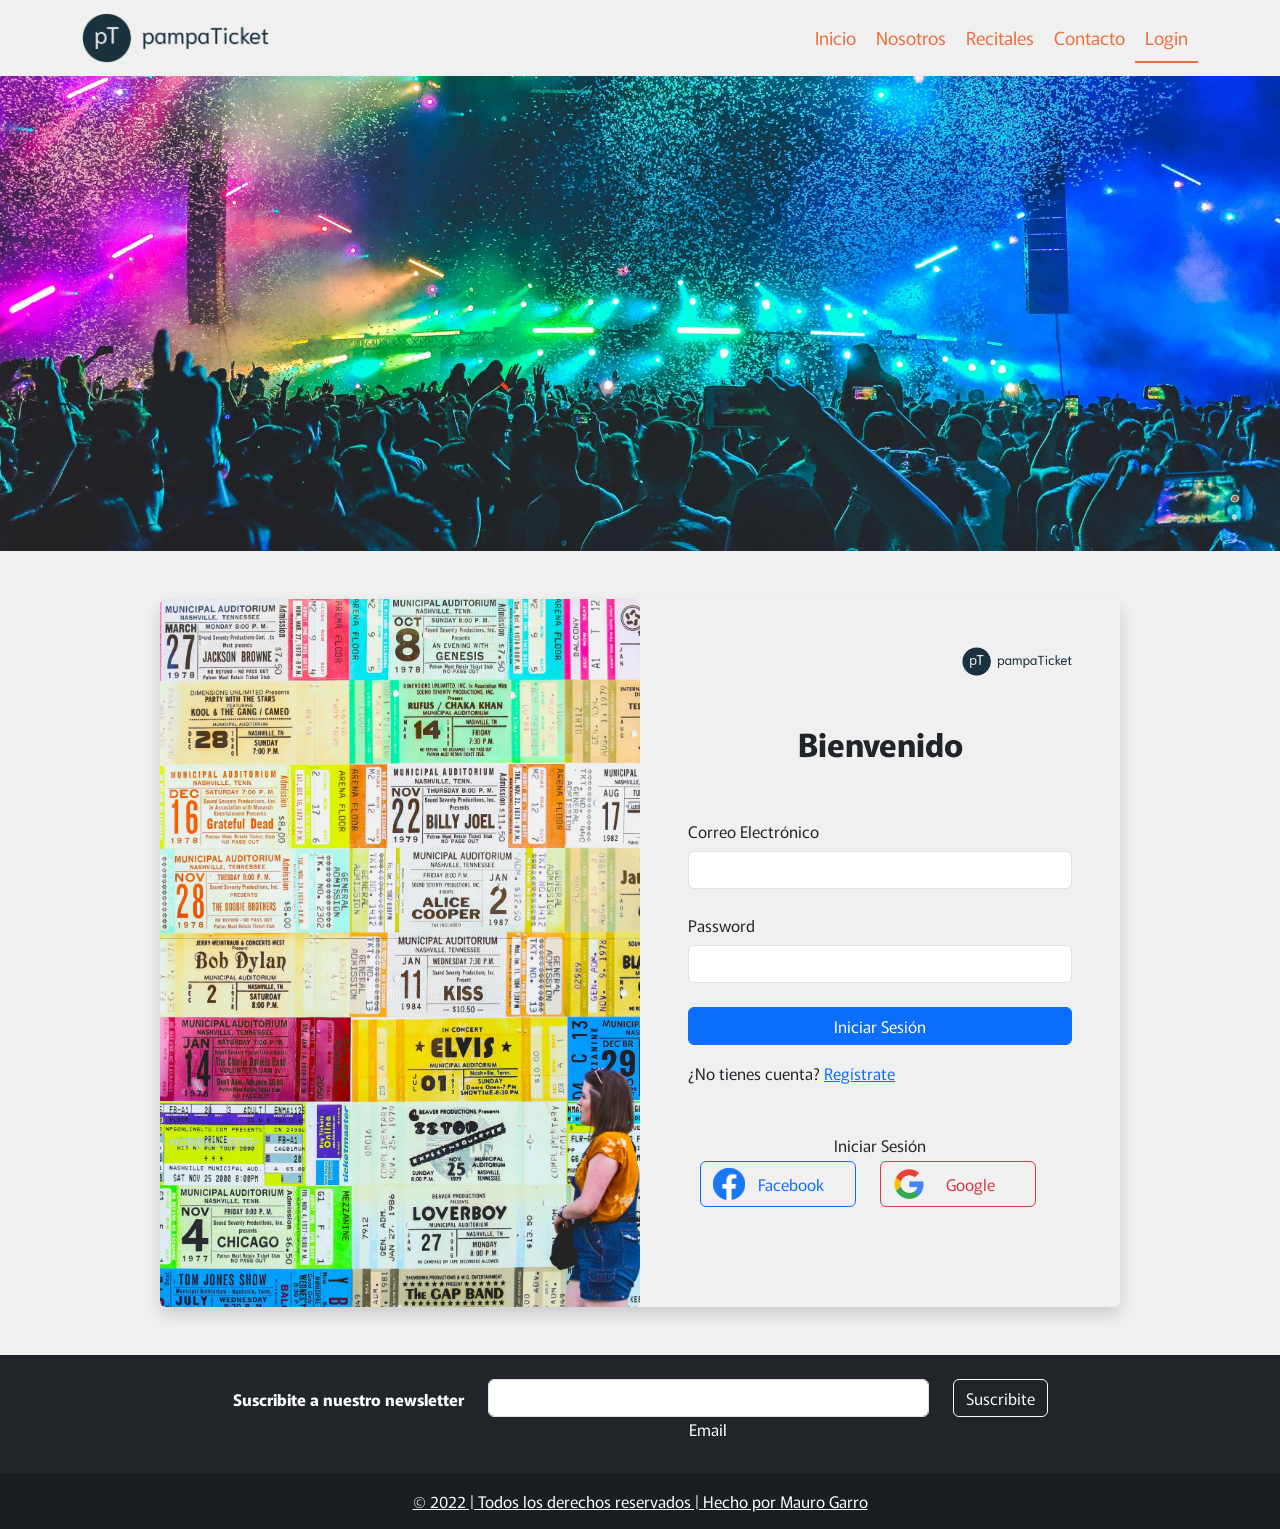
<file: pages/login.html>
<!DOCTYPE html>
<html lang="es">
    <head>
        <meta charset="UTF-8">
        <meta http-equiv="X-UA-Compatible" content="IE=edge">
        <meta name="viewport" content="width=device-width, initial-scale=1.0">
        <!-- SEO -->
        <meta name="description" content="Pampa Ticket - Venta de entradas para los mejores espectáculos culturales. Busca y encuentra entradas online para disfrutar de tu evento favorito.">
        <meta name="keywords" content="CULTURAL, ONLINE, ENTRADA, RECITAL, TEATRO, CONCIERTO, EVENTO">
        <!-- BOOTSTRAP -->
        <link href="https://cdn.jsdelivr.net/npm/bootstrap@5.1.3/dist/css/bootstrap.min.css" rel="stylesheet" integrity="sha384-1BmE4kWBq78iYhFldvKuhfTAU6auU8tT94WrHftjDbrCEXSU1oBoqyl2QvZ6jIW3" crossorigin="anonymous">
        <!-- CSS -->
        <link rel="stylesheet" href="../css/style.css">
        <!-- Animate CSS -->
        <link rel="stylesheet" href="https://cdnjs.cloudflare.com/ajax/libs/animate.css/4.1.1/animate.min.css"/>
        <link rel="preconnect" href="https://fonts.googleapis.com">
        <link rel="shortcut icon" href="../img/android-chrome-192x192.png" type="image/x-icon">
        <title>Login</title>
    </head>
    <body>
        
        <!----------------- HEADER ----------------->
        <header>
            <nav class="navbar navbar-expand-lg navbar-light bg-transparent">
                <div class="container-fluid container">
                    <a class="navbar-brand logo" href="../index.html"><img src="../img/logo.png" alt="imagen logo"></a>
                    <button class="navbar-toggler" type="button" data-bs-toggle="collapse" data-bs-target="#navbarNav" aria-controls="navbarNav" aria-expanded="false" aria-label="Toggle navigation">
                        <span class="navbar-toggler-icon"></span>
                    </button>
                    <div class="collapse navbar-collapse justify-content-end" id="navbarNav">
                        <ul class="navbar-nav">
                            <li class="nav-item">
                                <a class="nav-link" href="../index.html">Inicio</a>
                            </li>
                            <li class="nav-item">
                                <a class="nav-link" href="nosotros.html">Nosotros</a>
                            </li>
                            <li class="nav-item">
                                <a class="nav-link" href="recitales.html">Recitales</a>
                            </li>
                            <li class="nav-item">
                                <a class="nav-link" href="contacto.html">Contacto</a>
                            </li>
                            <li class="nav-item">
                                <a class="nav-link activa" aria-current="page" href="login.html">Login</a>
                            </li>
                        </ul>
                    </div>
                </div>
            </nav>
        </header>

        <!-----------------  MAIN  ----------------->
        <img src="../img/portada1.jpg" class="img-fluid" alt="imagen portada">

        <!---------------- FORMULARIO ---------------->
        <div class="container w-75 my-5 rounded shadow">
            <div class="row align-items-stretch">

                <!-- Imagen Izquierda -->
                <div class="col imgIzq d-none d-lg-block col-md-5 col-lg-5 col-xl-6 rounded">
                    
                </div>

                <!-- Formulario Derecha -->
                <div class="col p-5 rounded-end">
                    <div class="text-end">
                        <img src="../img/logo.png" width="110" alt="logo">
                    </div>

                    <h2 class="fw-bold text-center py-5">Bienvenido</h2>
                    <!-- Login con Form -->
                    <form>
                        <div class="mb-4">
                            <label for="email" class="form-label">Correo Electrónico</label>
                            <input type="email" class="form-control" id="email" name="email">
                        </div>
                        <div class="mb-4">
                            <label for="password" class="form-label">Password</label>
                            <input type="password" class="form-control" id="password" name="password">
                        </div>
                        
                        <div class="d-grid">
                            <button type="submit" class="btn btn-primary">Iniciar Sesión</button>
                        </div>

                        <div class="my-3">
                            <span>¿No tienes cuenta? <a href="#">Regístrate</a></span>
                        </div>
                    </form>

                    <!-- Login con redes sociales -->
                    <div class="container w-100 my-5">
                        <div class="row text-center">
                            <div class="col-12">Iniciar Sesión</div>
                            <div class="row">
                                <!-- boton Facebook -->
                                <div class="col">
                                    <button class="btn btn-outline-primary w-100 my-1">
                                        <div class="row align-items-center">
                                            <div class="col-2 d-none d-md-block">
                                                <img src="../img/logo-facebook.png" width="32" alt="facebook">
                                            </div>
                                            <div class="col-12 col-md-10 text-center">
                                                Facebook
                                            </div>
                                        </div>
                                    </button>
                                </div>
                                <!-- boton Google -->
                                <div class="col">
                                    <button class="btn btn-outline-danger w-100 my-1">
                                        <div class="row align-items-center">
                                            <div class="col-2 d-none d-md-block">
                                                <img src="../img/logo-google.png" width="32" alt="google">
                                            </div>
                                            <div class="col-12 col-md-10 text-center">
                                                Google
                                            </div>
                                        </div>
                                    </button>
                                </div>

                            </div>
                        </div>
                    </div>
                    
                </div>

            </div>
        </div>

        <!---------------- FOOTER ---------------->
        <footer class="bg-dark text-center text-white">
            <div class="container p-4 pb-0">
              <section class="">
                    <form action="">
                        <div class="row d-flex justify-content-center">
                            <div class="col-auto">
                              <p class="pt-2">
                                    <strong>Suscribite a nuestro newsletter</strong>
                                  </p>
                            </div>
                            <div class="col-md-5 col-12">
                                <div class="form-outline form-white mb-4">
                                    <input type="email" id="form5Example29" class="form-control" />
                                    <label class="form-label" for="form5Example29">Email</label>
                                </div>
                            </div>
                            <div class="col-auto">
                                <button type="submit" class="btn btn-outline-light mb-4">
                                    Suscribite
                                </button>
                            </div>
                        </div>
                    </form>
                </section>
              </div>
          
            <!-- Copyright -->
            <div class="text-center p-3" style="background-color: rgba(0, 0, 0, 0.2);">
                <a class="text-white" href="index.html">&#169 2022 | Todos los derechos reservados | Hecho por Mauro Garro</a>
            </div>
        </footer>
  
        <!-- script Bootstrap -->
        <script src="https://cdn.jsdelivr.net/npm/bootstrap@5.1.3/dist/js/bootstrap.bundle.min.js" integrity="sha384-ka7Sk0Gln4gmtz2MlQnikT1wXgYsOg+OMhuP+IlRH9sENBO0LRn5q+8nbTov4+1p" crossorigin="anonymous"></script>
    </body>
</html>
</file>
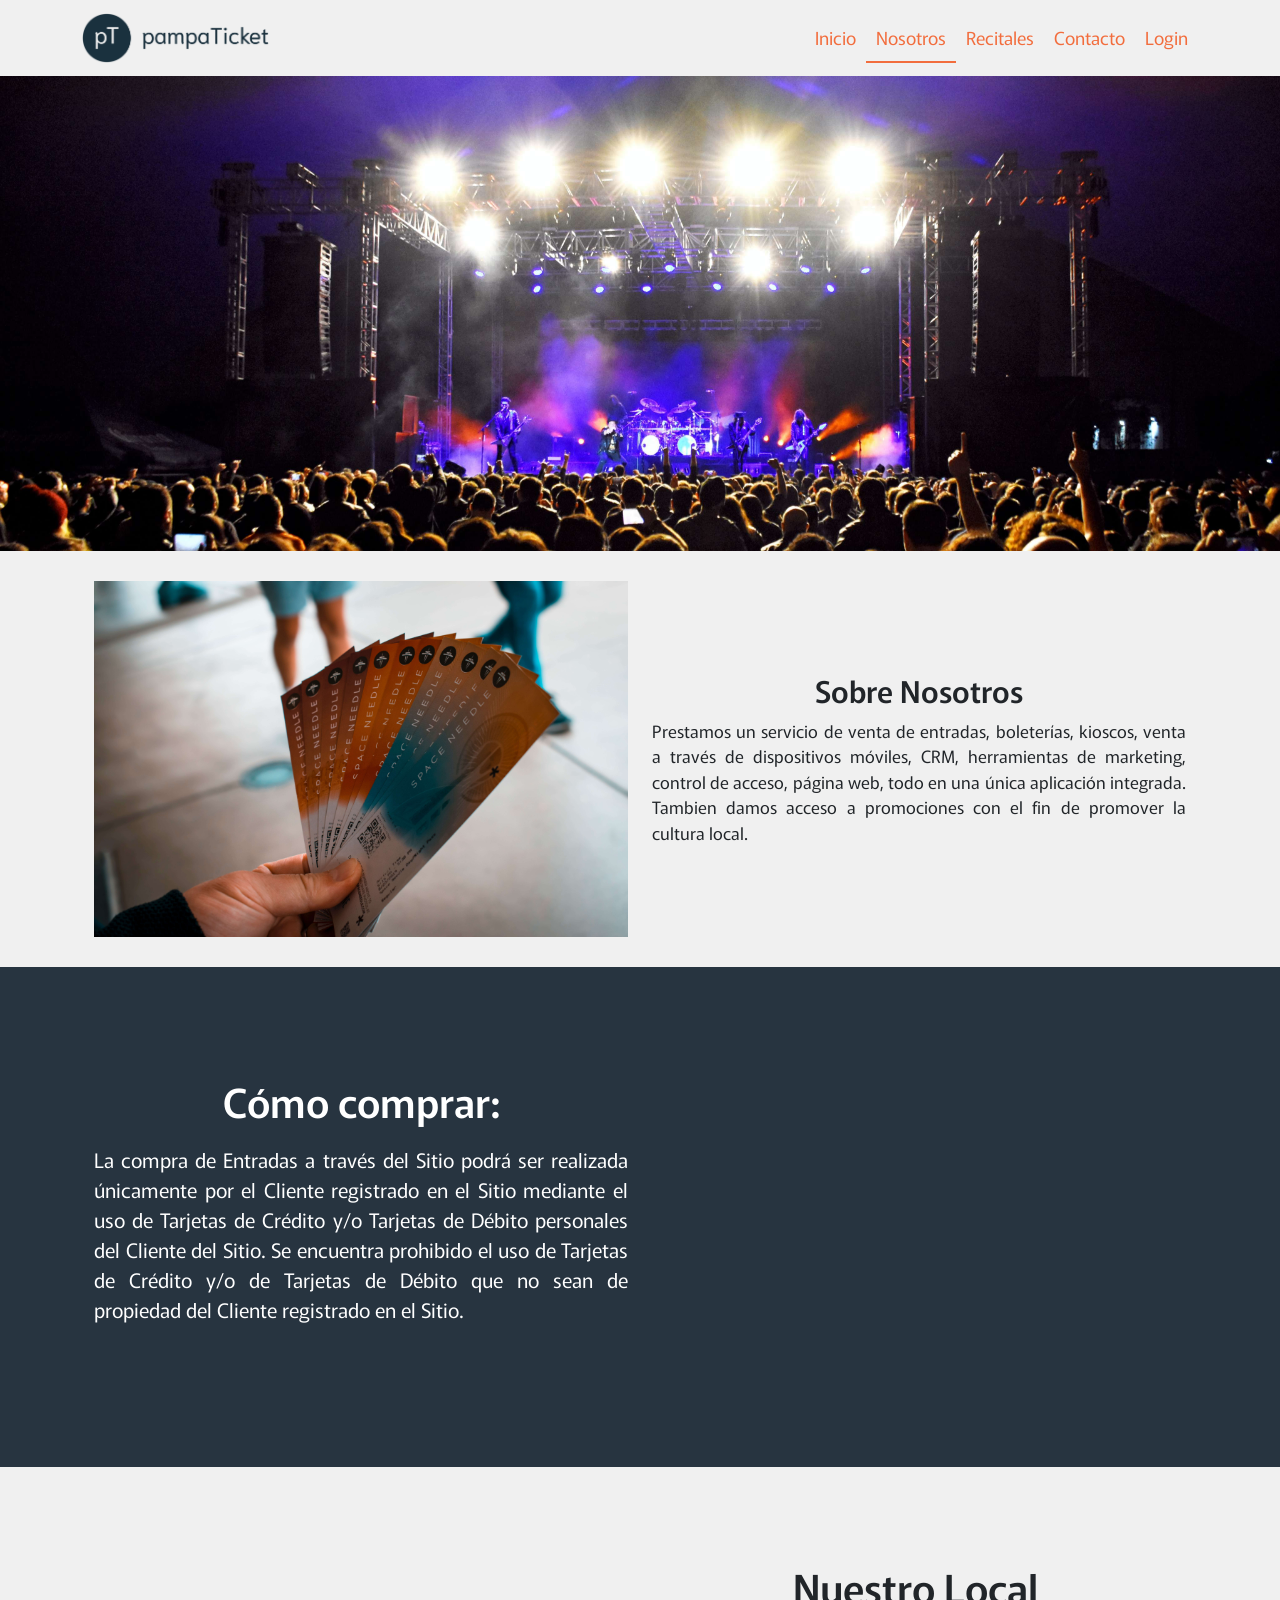
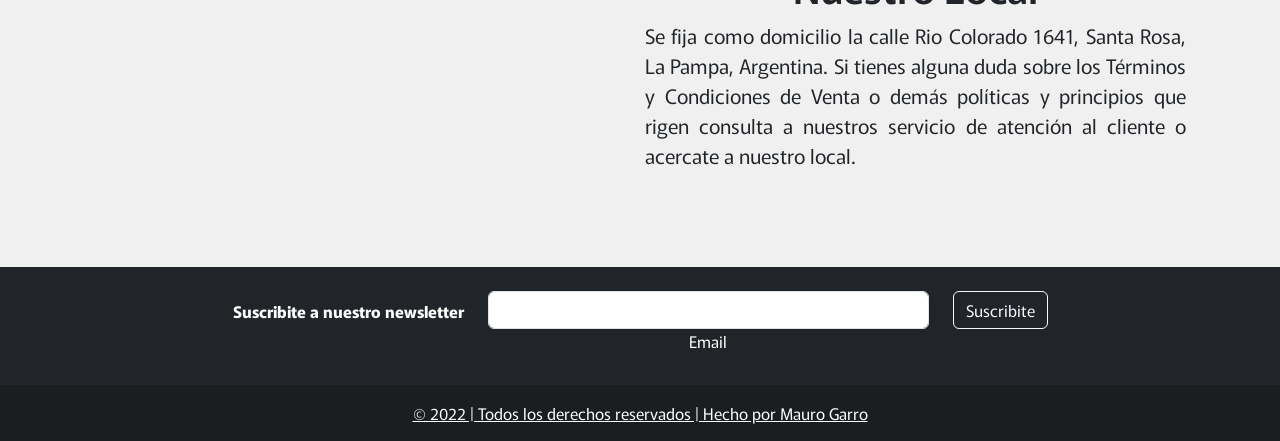
<file: pages/nosotros.html>
<!DOCTYPE html>
<html lang="es">
    <head>
        <meta charset="UTF-8">
        <meta http-equiv="X-UA-Compatible" content="IE=edge">
        <meta name="viewport" content="width=device-width, initial-scale=1.0">
        <!-- SEO -->
        <meta name="description" content="Pampa Ticket - Venta de entradas para los mejores espectáculos culturales. Busca y encuentra entradas online para disfrutar de tu evento favorito.">
        <meta name="keywords" content="CULTURAL, ONLINE, ENTRADA, RECITAL, TEATRO, CONCIERTO, EVENTO">
        <!-- BOOTSTRAP -->
        <link href="https://cdn.jsdelivr.net/npm/bootstrap@5.1.3/dist/css/bootstrap.min.css" rel="stylesheet" integrity="sha384-1BmE4kWBq78iYhFldvKuhfTAU6auU8tT94WrHftjDbrCEXSU1oBoqyl2QvZ6jIW3" crossorigin="anonymous">
        <!-- CSS -->
        <link rel="stylesheet" href="../css/style.css">
        <!-- Animate CSS -->
        <link rel="stylesheet" href="https://cdnjs.cloudflare.com/ajax/libs/animate.css/4.1.1/animate.min.css"/>
        <link rel="preconnect" href="https://fonts.googleapis.com">
        <link rel="shortcut icon" href="../img/android-chrome-192x192.png" type="image/x-icon">
        <title>Sobre Nosotros</title>
    </head>
    <body>

      <!----------------- HEADER ----------------->
      <header>
          <nav class="navbar navbar-expand-lg navbar-light bg-transparent">
              <div class="container-fluid container">
                  <a class="navbar-brand logo" href="../index.html"><img src="../img/logo.png" alt="imagen logo"></a>
                  <button class="navbar-toggler" type="button" data-bs-toggle="collapse" data-bs-target="#navbarNav" aria-controls="navbarNav" aria-expanded="false" aria-label="Toggle navigation">
                      <span class="navbar-toggler-icon"></span>
                  </button>
                  <div class="collapse navbar-collapse justify-content-end" id="navbarNav">
                      <ul class="navbar-nav">
                          <li class="nav-item">
                              <a class="nav-link" href="../index.html">Inicio</a>
                          </li>
                          <li class="nav-item">
                              <a class="nav-link activa" aria-current="page" href="nosotros.html">Nosotros</a>
                          </li>
                          <li class="nav-item">
                              <a class="nav-link" href="recitales.html">Recitales</a>
                          </li>
                          <li class="nav-item">
                              <a class="nav-link" href="contacto.html">Contacto</a>
                          </li>
                          <li class="nav-item">
                              <a class="nav-link" href="login.html">Login</a>
                          </li>
                      </ul>
                  </div>
              </div>
          </nav>
      </header>

      <!---------------- PORTADA INICIAL ---------------->
      <img src="../img/portadanosotros.jpg" class="img-fluid" alt="imagen portada">

      <!---------- SECCION SOBRE NOSOTROS ---------->
      <div class="container contenedorSN row">
          <img class="col" src="../img/ticketMano1.jpg" alt="Sobre Nosotros">
          <div class="sobreNosotros col">
              <h2>Sobre Nosotros</h2>
              <p>Prestamos un servicio de venta de entradas, boleterías, kioscos, venta a través de dispositivos móviles, CRM, herramientas de marketing, control de acceso, página web, todo en una única aplicación integrada. Tambien damos acceso a promociones con el fin de promover la cultura local.</p>
          </div>
      </div>

      <!---------- COMO COMPRAR ---------->
      <section class="comoComprar">
          <div class="container row">
              <div class="infoComprar col">
                  <h2>Cómo comprar:</h2>
                  <p>La compra de Entradas a través del Sitio podrá ser realizada únicamente por el Cliente registrado en el Sitio mediante el uso de Tarjetas de Crédito y/o Tarjetas de Débito personales del Cliente del Sitio. Se encuentra prohibido el uso de Tarjetas de Crédito y/o de Tarjetas de Débito que no sean de propiedad del Cliente registrado en el Sitio.</p>
              </div>
              <iframe class="col" width="560" height="415" src="https://www.youtube.com/embed/yd6WY-PF04c" title="Como comprar" frameborder="0" allow="accelerometer; autoplay; clipboard-write; encrypted-media; gyroscope; picture-in-picture" allowfullscreen></iframe>
          </div>
      </section>

      <!---------- NUESTRO LOCAL ---------->
      <div class="container nuestroLocal row">
          <iframe class="col" src="https://www.google.com/maps/embed?pb=!1m14!1m12!1m3!1d25618.730454641358!2d-64.29003133083206!3d-36.61817031897654!2m3!1f0!2f0!3f0!3m2!1i1024!2i768!4f13.1!5e0!3m2!1ses-419!2sar!4v1652022594807!5m2!1ses-419!2sar" style="border:0;" allowfullscreen="" loading="lazy" referrerpolicy="no-referrer-when-downgrade"></iframe>
          <div class="infoNuestroLocal col">
              <h2>Nuestro Local</h2>
              <p>Se fija como domicilio la calle Rio Colorado 1641, Santa Rosa, La Pampa, Argentina. Si tienes alguna duda sobre los Términos y Condiciones de Venta o demás políticas y principios que rigen consulta a nuestros servicio de atención al cliente o acercate a nuestro local.</p>
          </div>
      </div>

      <!---------------- FOOTER ---------------->
      <footer class="bg-dark text-center text-white">
        <div class="container p-4 pb-0">
            <section class="">
                <form action="">
                    <div class="row d-flex justify-content-center">
                        <div class="col-auto">
                            <p class="pt-2">
                                <strong>Suscribite a nuestro newsletter</strong>
                            </p>
                        </div>
                        <div class="col-md-5 col-12">
                            <div class="form-outline form-white mb-4">
                                <input type="email" id="form5Example29" class="form-control" />
                                <label class="form-label" for="form5Example29">Email</label>
                            </div>
                        </div>
                        <div class="col-auto">
                            <button type="submit" class="btn btn-outline-light mb-4">
                                Suscribite
                            </button>
                        </div>
                    </div>
                </form>
            </section>
        </div>

        <!-- Copyright -->
        <div class="text-center p-3" style="background-color: rgba(0, 0, 0, 0.2);">
            <a class="text-white" href="index.html">&#169 2022 | Todos los derechos reservados | Hecho por Mauro Garro</a>
        </div>
      </footer>

      <!-- script Bootstrap -->
      <script src="https://cdn.jsdelivr.net/npm/bootstrap@5.1.3/dist/js/bootstrap.bundle.min.js" integrity="sha384-ka7Sk0Gln4gmtz2MlQnikT1wXgYsOg+OMhuP+IlRH9sENBO0LRn5q+8nbTov4+1p" crossorigin="anonymous"></script>

    </body>
</html>
</file>
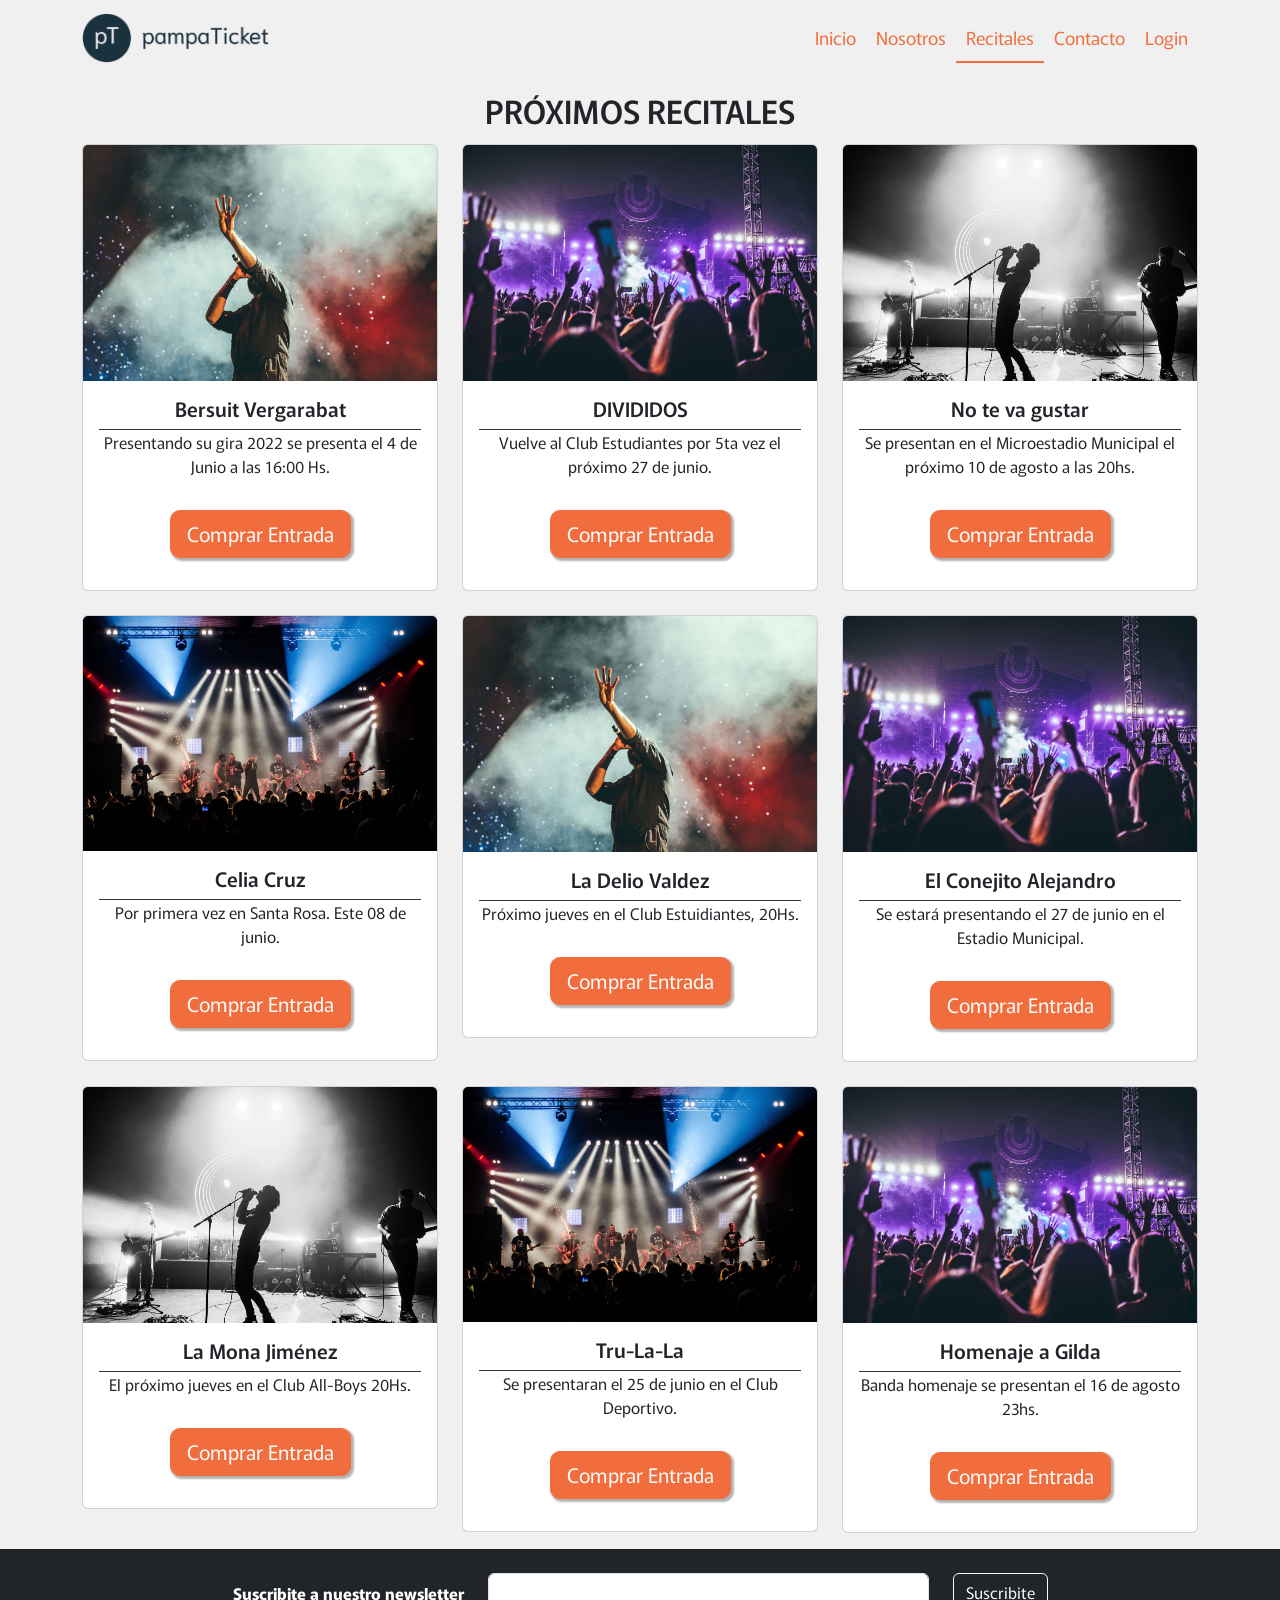
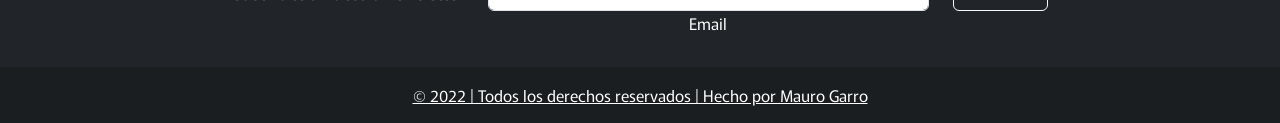
<file: pages/recitales.html>
<!DOCTYPE html>
<html lang="es">
    <head>
        <meta charset="UTF-8">
        <meta http-equiv="X-UA-Compatible" content="IE=edge">
        <meta name="viewport" content="width=device-width, initial-scale=1.0">
        <!-- SEO -->
        <meta name="description" content="Pampa Ticket - Venta de entradas para los mejores espectáculos culturales. Busca y encuentra entradas online para disfrutar de tu evento favorito.">
        <meta name="keywords" content="CULTURAL, ONLINE, ENTRADA, RECITAL, TEATRO, CONCIERTO, EVENTO">
        <!-- BOOTSTRAP -->
        <link href="https://cdn.jsdelivr.net/npm/bootstrap@5.1.3/dist/css/bootstrap.min.css" rel="stylesheet" integrity="sha384-1BmE4kWBq78iYhFldvKuhfTAU6auU8tT94WrHftjDbrCEXSU1oBoqyl2QvZ6jIW3" crossorigin="anonymous">
        <!-- CSS -->
        <link rel="stylesheet" href="../css/style.css">
        <!-- Animate CSS -->
        <link rel="stylesheet" href="https://cdnjs.cloudflare.com/ajax/libs/animate.css/4.1.1/animate.min.css"/>
        <link rel="preconnect" href="https://fonts.googleapis.com">
        <link rel="shortcut icon" href="../img/android-chrome-192x192.png" type="image/x-icon">
        <title>Recitales</title>
    </head>
    <body>
        
        <!----------------- HEADER ----------------->
        <header>
            <nav class="navbar navbar-expand-lg navbar-light bg-transparent">
                <div class="container-fluid container">
                    <a class="navbar-brand logo" href="../index.html"><img src="../img/logo.png" alt="imagen logo"></a>
                    <button class="navbar-toggler" type="button" data-bs-toggle="collapse" data-bs-target="#navbarNav" aria-controls="navbarNav" aria-expanded="false" aria-label="Toggle navigation">
                        <span class="navbar-toggler-icon"></span>
                    </button>
                    <div class="collapse navbar-collapse justify-content-end" id="navbarNav">
                        <ul class="navbar-nav">
                            <li class="nav-item">
                                <a class="nav-link" href="../index.html">Inicio</a>
                            </li>
                            <li class="nav-item">
                                <a class="nav-link" href="nosotros.html">Nosotros</a>
                            </li>
                            <li class="nav-item">
                                <a class="nav-link activa" aria-current="page" href="recitales.html">Recitales</a>
                            </li>
                            <li class="nav-item">
                                <a class="nav-link" href="contacto.html">Contacto</a>
                            </li>
                            <li class="nav-item">
                                <a class="nav-link" href="login.html">Login</a>
                            </li>
                        </ul>
                    </div>
                </div>
            </nav>
        </header>

        <!---------- SECCION PRÓXIMOS RECITALES ---------->
        <section class="mb-3 proxRecitales container">
          <h2 class="col-12 text-center titulo">Próximos recitales</h2>
          <div class="row row-cols-1 row-cols-md-3 g-4">
            <!------ CARD 1------>
            <div class="col">
              <div class="card">
                <img src="../img/recital1.jpg" class="card-img-top" alt="imagen recital">
                <div class="card-body">
                  <h5 class="card-title text-center">Bersuit Vergarabat</h5>
                  <div class="linea"></div>
                  <p class="card-text text-center">Presentando su gira 2022 se presenta el 4 de Junio a las 16:00 Hs.</p>
                  <div class="col text-center lugar">
                    <button type="button" class="btn btn-warning btn-lg my-3" data-bs-toggle="modal" data-bs-target="#comprar">Comprar Entrada</button>
                  </div>
                </div>
              </div>
            </div>

            <!------ CARD 2------>
            <div class="col">
              <div class="card">
                <img src="../img/recital2.jpg" class="card-img-top" alt="imagen recital">
                <div class="card-body">
                  <h5 class="card-title text-center">DIVIDIDOS</h5>
                  <div class="linea"></div>
                  <p class="card-text text-center">Vuelve al Club Estudiantes por 5ta vez el próximo 27 de junio.</p>
                  <div class="col text-center lugar">
                    <button type="button" class="btn btn-warning btn-lg my-3" data-bs-toggle="modal" data-bs-target="#comprar">Comprar Entrada</button>
                  </div>
                </div>
              </div>
            </div>

            <!------ CARD 3------>
            <div class="col">
                <div class="card">
                  <img src="../img/recital3.jpg" class="card-img-top" alt="imagen recital">
                  <div class="card-body">
                    <h5 class="card-title text-center">No te va gustar</h5>
                    <div class="linea"></div>
                    <p class="card-text text-center">Se presentan en el Microestadio Municipal el próximo 10 de agosto a las 20hs.</p>
                    <div class="col text-center lugar">
                        <button type="button" class="btn btn-warning btn-lg my-3" data-bs-toggle="modal" data-bs-target="#comprar">Comprar Entrada</button>
                    </div>
                  </div>
                  </div>
            </div>

            <!------ CARD 4------>
            <div class="col">
                <div class="card">
                  <img src="../img/show1.jpg" class="card-img-top" alt="imagen recital">
                  <div class="card-body">
                    <h5 class="card-title text-center">Celia Cruz</h5>
                    <div class="linea"></div>
                    <p class="card-text text-center">Por primera vez en Santa Rosa. Este 08 de junio.</p>
                    <div class="col text-center lugar">
                        <button type="button" class="btn btn-warning btn-lg my-3" data-bs-toggle="modal" data-bs-target="#comprar">Comprar Entrada</button>
                    </div> 
                </div>
              </div>
            </div>

            <!------ CARD 5------>
            <div class="col">
              <div class="card">
                  <img src="../img/recital1.jpg" class="card-img-top" alt="imagen recital">
                  <div class="card-body">
                    <h5 class="card-title text-center">La Delio Valdez</h5>
                    <div class="linea"></div>
                    <p class="card-text text-center">Próximo jueves en el Club Estuidiantes, 20Hs.</p>
                    <div class="col text-center lugar">
                        <button type="button" class="btn btn-warning btn-lg my-3" data-bs-toggle="modal" data-bs-target="#comprar">Comprar Entrada</button>
                    </div>
                  </div>
              </div>
            </div>

            <!------ CARD 6------>
            <div class="col">
              <div class="card">
                <img src="../img/recital2.jpg" class="card-img-top" alt="imagen recital">
                <div class="card-body">
                  <h5 class="card-title text-center">El Conejito Alejandro</h5>
                  <div class="linea"></div>
                  <p class="card-text text-center">Se estará presentando el 27 de junio en el Estadio Municipal.</p>
                  <div class="col text-center lugar">
                    <button type="button" class="btn btn-warning btn-lg my-3" data-bs-toggle="modal" data-bs-target="#comprar">Comprar Entrada</button>
                  </div>  
                </div>
              </div>
            </div>
            
            <!------ CARD 7------>
            <div class="col">
                <div class="card">
                  <img src="../img/recital3.jpg" class="card-img-top" alt="imagen recital">
                  <div class="card-body">
                    <h5 class="card-title text-center">La Mona Jiménez</h5>
                    <div class="linea"></div>
                    <p class="card-text text-center">El próximo jueves en el Club All-Boys 20Hs.</p>
                    <div class="col text-center lugar">
                      <button type="button" class="btn btn-warning btn-lg my-3" data-bs-toggle="modal" data-bs-target="#comprar">Comprar Entrada</button>
                    </div> 
                  </div>
                </div>
            </div>

            <!------ CARD 8------>
            <div class="col">
                <div class="card">
                  <img src="../img/show1.jpg" class="card-img-top" alt="imagen recital">
                  <div class="card-body">
                    <h5 class="card-title text-center">Tru-La-La</h5>
                    <div class="linea"></div>
                    <p class="card-text text-center">Se presentaran el 25 de junio en el Club Deportivo.</p>
                    <div class="col text-center lugar">
                      <button type="button" class="btn btn-warning btn-lg my-3" data-bs-toggle="modal" data-bs-target="#comprar">Comprar Entrada</button>
                    </div> 
                  </div>
                </div>
            </div>
            
            <!------ CARD 9------>
            <div class="col">
              <div class="card">
                <img src="../img/recital2.jpg" class="card-img-top" alt="imagen recital">
                <div class="card-body">
                  <h5 class="card-title text-center">Homenaje a Gilda</h5>
                  <div class="linea"></div>
                  <p class="card-text text-center">Banda homenaje se presentan el 16 de agosto 23hs.</p>
                  <div class="col text-center lugar">
                    <button type="button" class="btn btn-warning btn-lg my-3" data-bs-toggle="modal" data-bs-target="#comprar">Comprar Entrada</button>
                  </div> 
                </div>
              </div>
            </div>
          </div>
        </section>
            
        <!---------------- FOOTER ---------------->
        <footer class="bg-dark text-center text-white">
          <div class="container p-4 pb-0">
            <section class="">
                  <form action="">
                    <div class="row d-flex justify-content-center">
                          <div class="col-auto">
                            <p class="pt-2">
                                  <strong>Suscribite a nuestro newsletter</strong>
                                </p>
                          </div>
                          <div class="col-md-5 col-12">
                              <div class="form-outline form-white mb-4">
                                  <input type="email" id="form5Example29" class="form-control" />
                                  <label class="form-label" for="form5Example29">Email</label>
                              </div>
                            </div>
                          <div class="col-auto">
                              <button type="submit" class="btn btn-outline-light mb-4">
                                  Suscribite
                              </button>
                          </div>
                        </div>
                  </form>
              </section>
            </div>
        
          <!-- Copyright -->
          <div class="text-center p-3" style="background-color: rgba(0, 0, 0, 0.2);">
              <a class="text-white" href="index.html">&#169 2022 | Todos los derechos reservados | Hecho por Mauro Garro</a>
          </div>
      </footer>

      <!-- Modal -->
      <div class="modal fade" id="comprar" tabindex="-1" aria-labelledby="exampleModalLabel" aria-hidden="true">
          <div class="modal-dialog">
              <div class="modal-content">
                  <div class="modal-header">
                      <h5 class="modal-title" id="exampleModalLabel">COMPRASTE!</h5>
                      <button type="button" class="btn-close" data-bs-dismiss="modal" aria-label="Close"></button>
                  </div>
                  <div class="modal-body">
                      <h3>Gracias por tu compra!!</h3>
                  </div>
                  <div class="modal-footer">
                      <button type="button" class="btn btn-danger" data-bs-dismiss="modal">Cerrar</button>
                      <button type="button" class="btn btn-success">Seguir comprando</button>
                  </div>
              </div>
          </div>
      </div>

      <!-- script Bootstrap -->
      <script src="https://cdn.jsdelivr.net/npm/bootstrap@5.1.3/dist/js/bootstrap.bundle.min.js" integrity="sha384-ka7Sk0Gln4gmtz2MlQnikT1wXgYsOg+OMhuP+IlRH9sENBO0LRn5q+8nbTov4+1p" crossorigin="anonymous"></script>

    </body>
</html>
</file>
<file: css/style.css>
@charset "UTF-8";
@import url('https://fonts.googleapis.com/css2?family=Murecho:wght@300;600&display=swap');
* {
  margin: 0;
  padding: 0;
}

body {
  background-color: #f0f0f0;
  font-family: 'Murecho', sans-serif;
}

.activa {
  border-bottom: 2px solid #f26d3d;
}

/*********************  HEADER *********************/
.logo img {
  height: 50px;
}

.navbar-light .navbar-nav .nav-link {
  color: #f26d3d;
  padding: 10px;
  font-size: 18px;
}

/***************  SOBRE NOSOTROS  ***************/
.contenedor {
  background-color: #353535;
  color: #f0f0f0;
  display: flex;
  justify-content: center;
  align-items: center;
  padding: 40px;
}
.contenedor img {
  width: 400px;
  margin-right: 20px;
}
.contenedor .sobreNosotros {
  font-size: 17px;
  display: inline-block;
}
.contenedor .sobreNosotros h2 {
  text-align: center;
  margin-bottom: 10px;
  font-size: 30px;
}
.contenedor .sobreNosotros p {
  text-align: justify;
  margin-top: 20px;
  font-size: 17px;
}

/***************  PRÓXIMOS RECITALES  ***************/
.container .titulo {
  text-transform: uppercase;
  margin-top: 15px;
}

.linea {
  height: 1px;
  border-bottom: #353535 1px solid;
  width: 100%;
}

.ubicacion svg {
  color: #f26d3d;
}

.ubicacion p {
  color: #f26d3d;
}

.lugar button {
  color: #fff;
  background-color: #f26d3d;
  border: 1px #f26d3d solid;
  border-radius: 10px;
  box-shadow: 2px 2px 2px 1px rgba(0, 0, 0, 0.3);
}

.lugar button:hover {
  color: #fff;
  background-color: #273440;
  border: 1px #273440 solid;
  transition: 0.3s;
  box-shadow: none;
}

/*
 ========================= FIN PAGINA INDEX ==========================
*/
/*
 ========================= PAGINA SOBRE NOSOTROS ==========================
*/
/***********  SECCION SOBRE NOSOTROS  ***********/
.contenedorSN {
  display: flex;
  justify-content: center;
  align-items: center;
  width: 100%;
  margin: auto;
  margin-top: 30px;
  margin-bottom: 30px;
}
.contenedorSN img {
  width: 400px;
  margin: auto;
}
.contenedorSN .sobreNosotros h2 {
  text-align: center;
  margin-bottom: 10px;
  font-size: 30px;
}
.contenedorSN .sobreNosotros p {
  text-align: justify;
  margin-top: 20px;
  font-size: 17px;
  margin: auto;
}

/***************  COMO COMPRAR  ***************/
.comoComprar {
  background-color: #273440;
  color: #fff;
  width: 100%;
  display: flex;
  justify-content: center;
  align-items: center;
  margin: auto;
}
.comoComprar .container .infoComprar h2 {
  text-align: center;
  margin: auto;
  margin-top: 20px;
  margin-bottom: 10px;
  font-size: 40px;
}
.comoComprar .container .infoComprar p {
  text-align: justify;
  margin: auto;
  margin-top: 20px;
  font-size: 20px;
}
.comoComprar .container iframe {
  margin: auto;
  margin-top: 20px;
  width: 100%;
  height: 300px;
}

/***************  NUESTRO LOCAL  ***************/
.nuestroLocal {
  display: flex;
  justify-content: center;
  align-items: center;
  margin: auto;
  margin-top: 50px;
  margin-bottom: 50px;
}
.nuestroLocal iframe {
  width: 50%;
  height: 300px;
  margin: auto;
  padding: 5px;
}
.nuestroLocal .infoNuestroLocal {
  font-size: 17px;
  margin: auto;
}

.infoNuestroLocal h2 {
  text-align: center;
  margin-bottom: 10px;
  font-size: 40px;
}

.infoNuestroLocal p {
  text-align: justify;
  margin-top: 20px;
  font-size: 20px;
  margin: auto;
}

.comoComprar {
  height: 500px;
}

/*
========================= FIN SOBRE NOSOTROS ==========================
*/
/*
 ========================= PAGINA RECITALES ==========================
*/
.proxRecitales .titulo {
  text-transform: uppercase;
  margin-top: 15px;
  margin-bottom: 15px;
}

/*
========================= FIN PAGINA RECITALES ==========================
*/
/*
 ========================= PAGINA CONTACTO ==========================
*/
.contacto {
  margin: 0 auto;
  width: 50%;
}
.contacto h2 {
  text-align: center;
  font-size: 30px;
  margin-top: 30px;
}
.contacto label {
  color: #343a40;
  display: block;
  margin-bottom: 10px;
  font-weight: 400;
}

.formulario input {
  border: none;
  border-bottom: 2px solid #212529;
  color: #777;
  background: transparent;
  font-size: 13px;
  line-height: 20px;
  padding: 12px 15px;
  width: 100%;
  margin-bottom: 10px;
  border-radius: 0;
  outline: none;
}

.formulario textarea {
  border: 1px solid #212529;
  color: #777;
  background: transparent;
  font-size: 15px;
  padding: 12px 15px;
  width: 100%;
  margin-bottom: 30px;
}

.formulario .boton {
  margin: 0 auto;
  display: block;
  width: 50%;
  font-size: 18px;
  color: #273440;
  background-color: #f0f0f0;
  border: none;
  height: 55px;
  font-weight: 700;
  border-radius: 6px;
  box-shadow: 0 3px 6px 0;
  margin-bottom: 30px;
  cursor: pointer;
}
.formulario .boton:hover {
  color: #fff;
  background-color: #273440;
  transition: 0.1s;
}

.formularioCorrecto input {
  border-bottom: 2px solid #1ed12d;
  opacity: 1;
}

.formularioIncorrecto input {
  border-bottom: 2px solid #bb2929;
  opacity: 1;
}

.formulario__input-error {
  font-size: 12px;
  margin-bottom: 15px;
  display: none;
}

.formulario__input-error-activo {
  display: block;
}

/*
=========================FIN PAGINA CONTACTO ==========================
*/
/*
 ========================= PAGINA LOGIN ==========================
*/
.imgIzq {
  background-image: url('../img/ticketPared.jpg');
  background-position: center center;
  background-size: cover;
}

/*********************  FOOTER  *********************/
.footer {
  background-color: #273440;
  text-align: center;
  color: #f0f0f0;
  margin-top: 10px;
  padding-top: 5px;
  padding-bottom: 5px;
}

/*********************  MEDIA QUERY  *********************/
@media screen and (max-width: 768px) {
  /******** INDEX ********/
  .contenedorindex {
    display: flex;
    justify-content: center;
    align-items: center;
    flex-direction: column;
  }
  .contenedorindex img {
    margin-left: 10px;
    padding: 10px;
  }
  .card-title {
    text-align: center;
  }
  /***** SOBRE NOSOTROS *****/
  .contenedorSN img {
    width: 100%;
  }
  .contenedorSN .sobreNosotros h2 {
    text-align: center;
    margin-bottom: 10px;
    font-size: 30px;
  }
  .comoComprar {
    height: 100%;
    padding-bottom: 20px;
  }
  .comoComprar .infoComprar h2 {
    font-size: 30px;
  }
  .comoComprar .infoComprar p {
    font-size: 20px;
  }
  .nuestroLocal {
    display: flex;
    flex-direction: column;
  }
  .nuestroLocal iframe {
    width: 100%;
  }
  /****************CONTACTO****************/
  .contacto {
    width: 70%;
  }
  .formulario .boton {
    width: 100%;
  }
}

@media screen and (max-width: 375px) {
  /******** INDEX ********/
  .contenedor img {
    display: none;
  }
  .titulo {
    font-size: 30px;
  }
  /******** SOBRE NOSOTROS ********/
  .contenedorSN img {
    display: none;
  }
  .contenedorSN .sobreNosotros {
    padding: 0;
    margin: 0;
    width: 100%;
  }
  .comoComprar {
    flex-wrap: wrap;
  }
  .comoComprar .infoComprar {
    width: 100%;
    padding: 10px;
  }
  .comoComprar .infoComprar h2 {
    font-size: 33px;
  }
  .comoComprar iframe {
    padding: 10px;
    width: 100%;
    height: 200px;
  }
  .nuestroLocal {
    flex-wrap: wrap;
  }
  .nuestroLocal iframe {
    padding: 10px;
    width: 100%;
    height: 300px;
  }
  .nuestroLocal .infoNuestroLocal {
    width: 100%;
    padding: 5px;
  }
  /****************CONTACTO****************/
  .contacto {
    width: 90%;
  }
  .contacto input,
  .contacto textarea {
    width: 100%;
  }
  .formulario .boton {
    width: 100%;
  }
}
</file>
